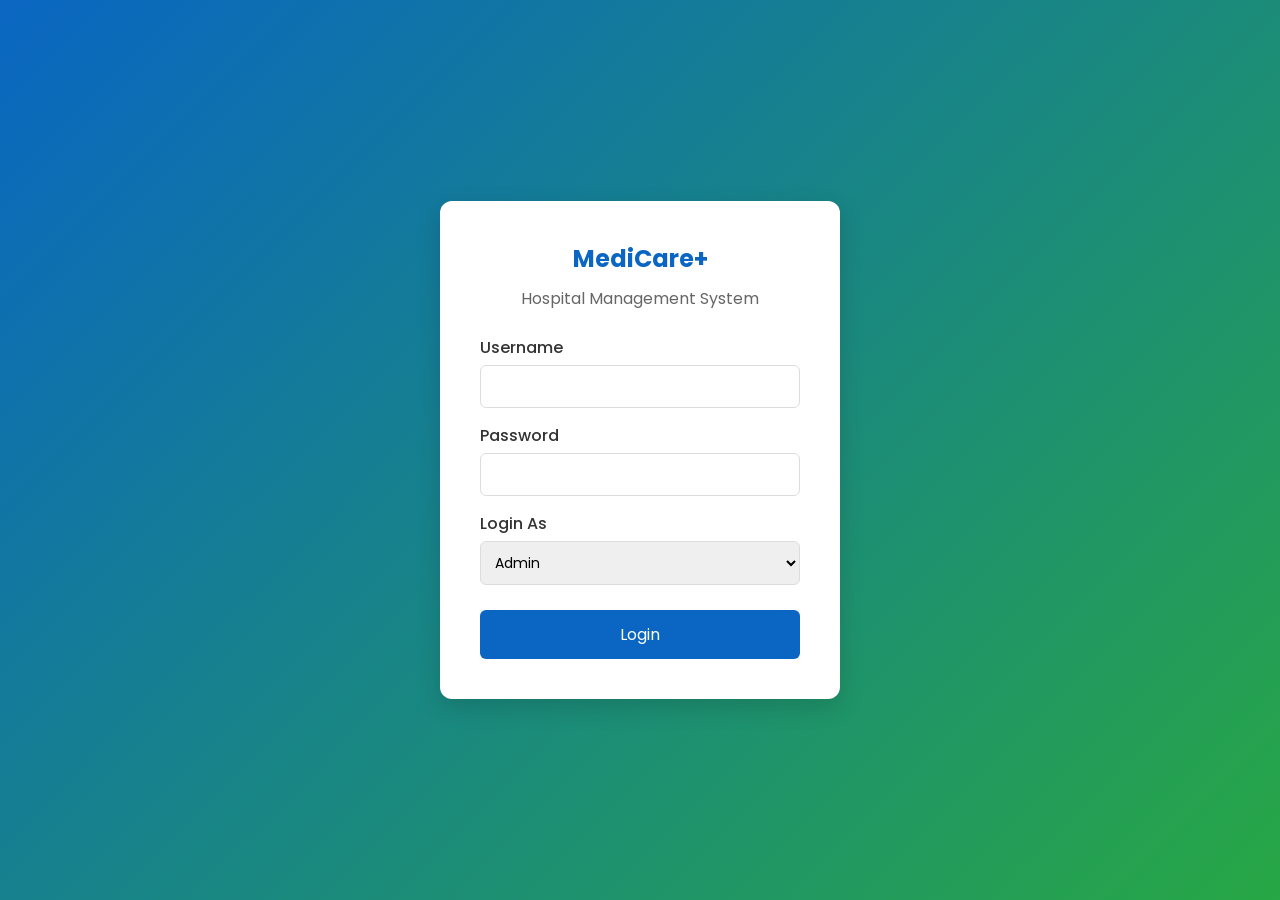
<file: MediCare/WebContent/index.html>
<!DOCTYPE html>
<html lang="en">
<head>
    <meta charset="UTF-8">
    <meta name="viewport" content="width=device-width, initial-scale=1.0">
    <title>Login - MediCare+</title>
    <link rel="stylesheet" href="css/style.css">
</head>
<body>
    <div class="login-container">
        <div class="login-card">
            <h2>MediCare+</h2>
            <p>Hospital Management System</p>
            
            <form action="LoginServlet" method="POST">
                <div class="form-group">
                    <label for="username">Username</label>
                    <input type="text" id="username" name="username" class="form-control" required>
                </div>
                
                <div class="form-group">
                    <label for="password">Password</label>
                    <input type="password" id="password" name="password" class="form-control" required>
                </div>
                
                <div class="form-group">
                    <label for="role">Login As</label>
                    <select id="role" name="role" class="form-control" required>
                        <option value="Admin">Admin</option>
                        <option value="Doctor">Doctor</option>
                        <option value="Receptionist">Receptionist</option>
                        <option value="Patient">Patient</option>
                    </select>
                </div>
                
                <button type="submit" class="btn-primary">Login</button>
            </form>
        </div>
    </div>
</body>
</html>
</file>
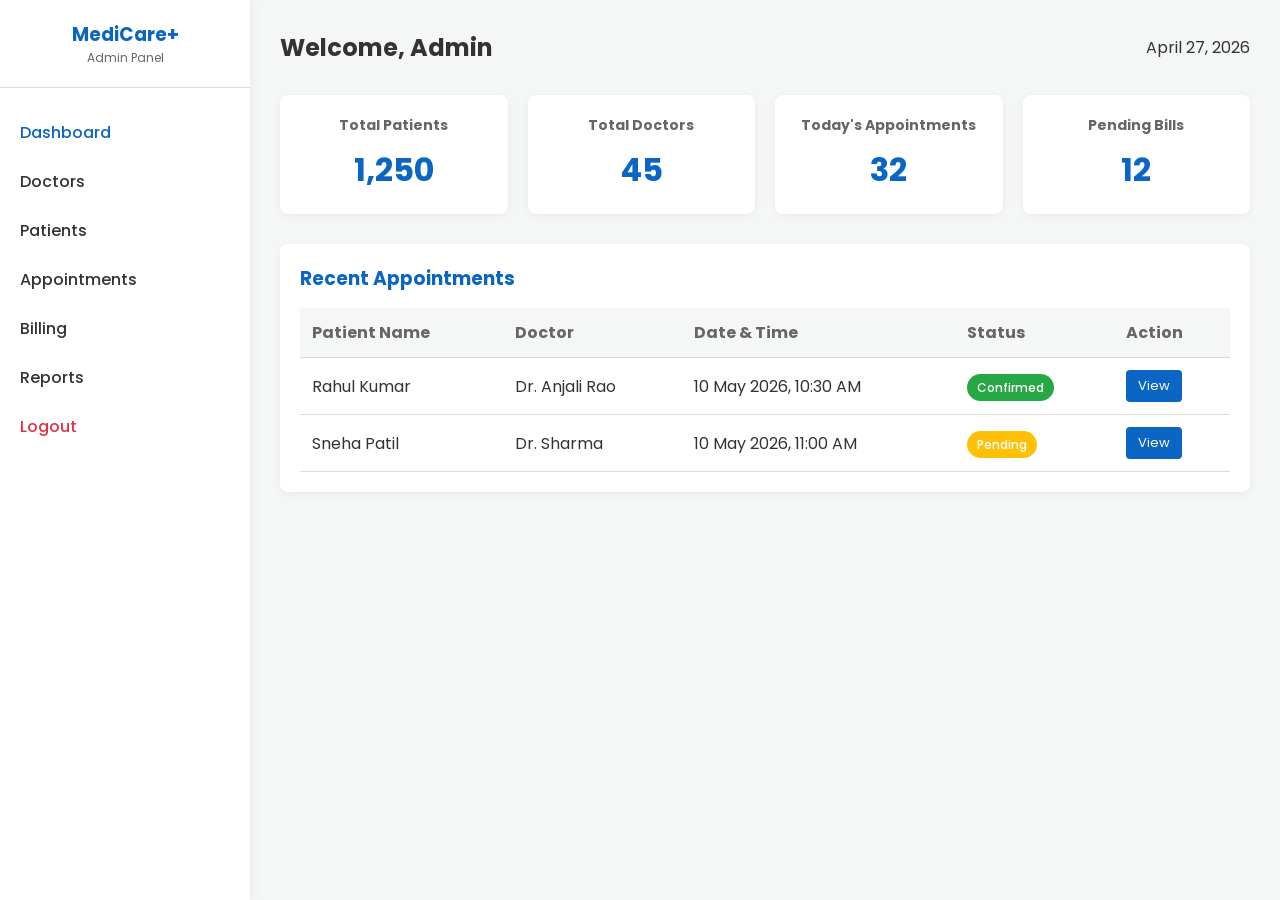
<file: MediCare/WebContent/admin-dashboard.html>
<!DOCTYPE html>
<html lang="en">
<head>
    <meta charset="UTF-8">
    <meta name="viewport" content="width=device-width, initial-scale=1.0">
    <title>Admin Dashboard - MediCare+</title>
    <link rel="stylesheet" href="css/style.css">
</head>
<body>
    <div class="wrapper">
        <!-- Sidebar -->
        <div class="sidebar">
            <div class="sidebar-header">
                <h3>MediCare+</h3>
                <p style="font-size: 12px; color: var(--text-light);">Admin Panel</p>
            </div>
            <ul class="sidebar-menu">
                <li><a href="admin-dashboard.html" class="active">Dashboard</a></li>
                <li><a href="doctor.html">Doctors</a></li>
                <li><a href="patient.html">Patients</a></li>
                <li><a href="appointment.html">Appointments</a></li>
                <li><a href="billing.html">Billing</a></li>
                <li><a href="reports.html">Reports</a></li>
                <li><a href="index.html" style="color: var(--danger);">Logout</a></li>
            </ul>
        </div>

        <!-- Main Content -->
        <div class="main-content">
            <div class="topbar">
                <h2>Welcome, Admin</h2>
                <div class="date-time" id="datetime">April 27, 2026</div>
            </div>

            <!-- Stats Cards -->
            <div class="cards-row">
                <div class="card-stat">
                    <h4>Total Patients</h4>
                    <h2>1,250</h2>
                </div>
                <div class="card-stat">
                    <h4>Total Doctors</h4>
                    <h2>45</h2>
                </div>
                <div class="card-stat">
                    <h4>Today's Appointments</h4>
                    <h2>32</h2>
                </div>
                <div class="card-stat">
                    <h4>Pending Bills</h4>
                    <h2>12</h2>
                </div>
            </div>

            <!-- Recent Appointments Table -->
            <div class="table-container">
                <h3 style="margin-bottom: 15px; color: var(--primary-blue);">Recent Appointments</h3>
                <table>
                    <thead>
                        <tr>
                            <th>Patient Name</th>
                            <th>Doctor</th>
                            <th>Date & Time</th>
                            <th>Status</th>
                            <th>Action</th>
                        </tr>
                    </thead>
                    <tbody>
                        <tr>
                            <td>Rahul Kumar</td>
                            <td>Dr. Anjali Rao</td>
                            <td>10 May 2026, 10:30 AM</td>
                            <td><span class="badge badge-confirmed">Confirmed</span></td>
                            <td><button class="btn-action btn-view">View</button></td>
                        </tr>
                        <tr>
                            <td>Sneha Patil</td>
                            <td>Dr. Sharma</td>
                            <td>10 May 2026, 11:00 AM</td>
                            <td><span class="badge badge-pending">Pending</span></td>
                            <td><button class="btn-action btn-view">View</button></td>
                        </tr>
                    </tbody>
                </table>
            </div>
        </div>
    </div>
</body>
</html>
</file>
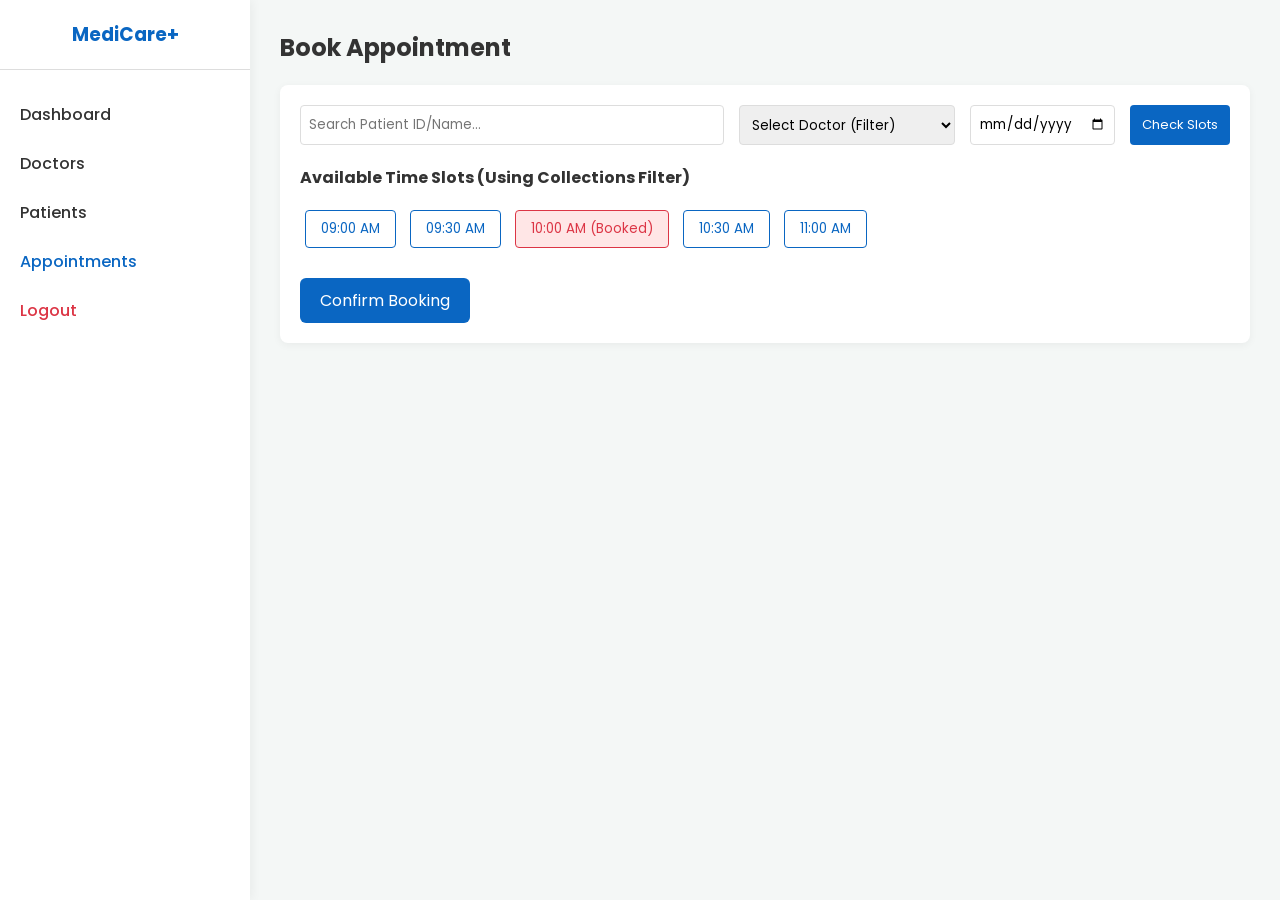
<file: MediCare/WebContent/appointment.html>
<!DOCTYPE html>
<html lang="en">
<head>
    <meta charset="UTF-8">
    <meta name="viewport" content="width=device-width, initial-scale=1.0">
    <title>Appointments - MediCare+</title>
    <link rel="stylesheet" href="css/style.css">
    <style>
        .filter-bar {
            display: flex;
            gap: 15px;
            margin-bottom: 20px;
        }
        .filter-bar input, .filter-bar select {
            padding: 8px;
            border: 1px solid var(--border-color);
            border-radius: 4px;
        }
        .slot-btn {
            padding: 8px 15px;
            margin: 5px;
            border: 1px solid var(--primary-blue);
            background: #fff;
            color: var(--primary-blue);
            border-radius: 4px;
            cursor: pointer;
        }
        .slot-btn:hover {
            background: var(--primary-blue);
            color: #fff;
        }
        .slot-booked {
            border-color: var(--danger);
            color: var(--danger);
            cursor: not-allowed;
            background: #ffe6e6;
        }
    </style>
</head>
<body>
    <div class="wrapper">
        <div class="sidebar">
            <div class="sidebar-header">
                <h3>MediCare+</h3>
            </div>
            <ul class="sidebar-menu">
                <li><a href="admin-dashboard.html">Dashboard</a></li>
                <li><a href="doctor.html">Doctors</a></li>
                <li><a href="patient.html">Patients</a></li>
                <li><a href="appointment.html" class="active">Appointments</a></li>
                <li><a href="index.html" style="color: var(--danger);">Logout</a></li>
            </ul>
        </div>

        <div class="main-content">
            <h2>Book Appointment</h2>
            
            <div class="table-container" style="margin-top: 20px;">
                <form action="AppointmentServlet" method="POST">
                    <div class="filter-bar">
                        <input type="text" placeholder="Search Patient ID/Name..." style="flex:1;">
                        <select>
                            <option>Select Doctor (Filter)</option>
                            <option>Dr. Anjali Rao (Cardiology)</option>
                            <option>Dr. Sharma (General)</option>
                        </select>
                        <input type="date">
                        <button type="button" class="btn-action btn-view">Check Slots</button>
                    </div>

                    <div>
                        <h4>Available Time Slots (Using Collections Filter)</h4>
                        <div style="margin: 15px 0;">
                            <button type="button" class="slot-btn">09:00 AM</button>
                            <button type="button" class="slot-btn">09:30 AM</button>
                            <button type="button" class="slot-btn slot-booked" disabled>10:00 AM (Booked)</button>
                            <button type="button" class="slot-btn">10:30 AM</button>
                            <button type="button" class="slot-btn">11:00 AM</button>
                        </div>
                    </div>
                    <button type="submit" class="btn-primary" style="width: auto; padding: 10px 20px;">Confirm Booking</button>
                </form>
            </div>
        </div>
    </div>
</body>
</html>
</file>
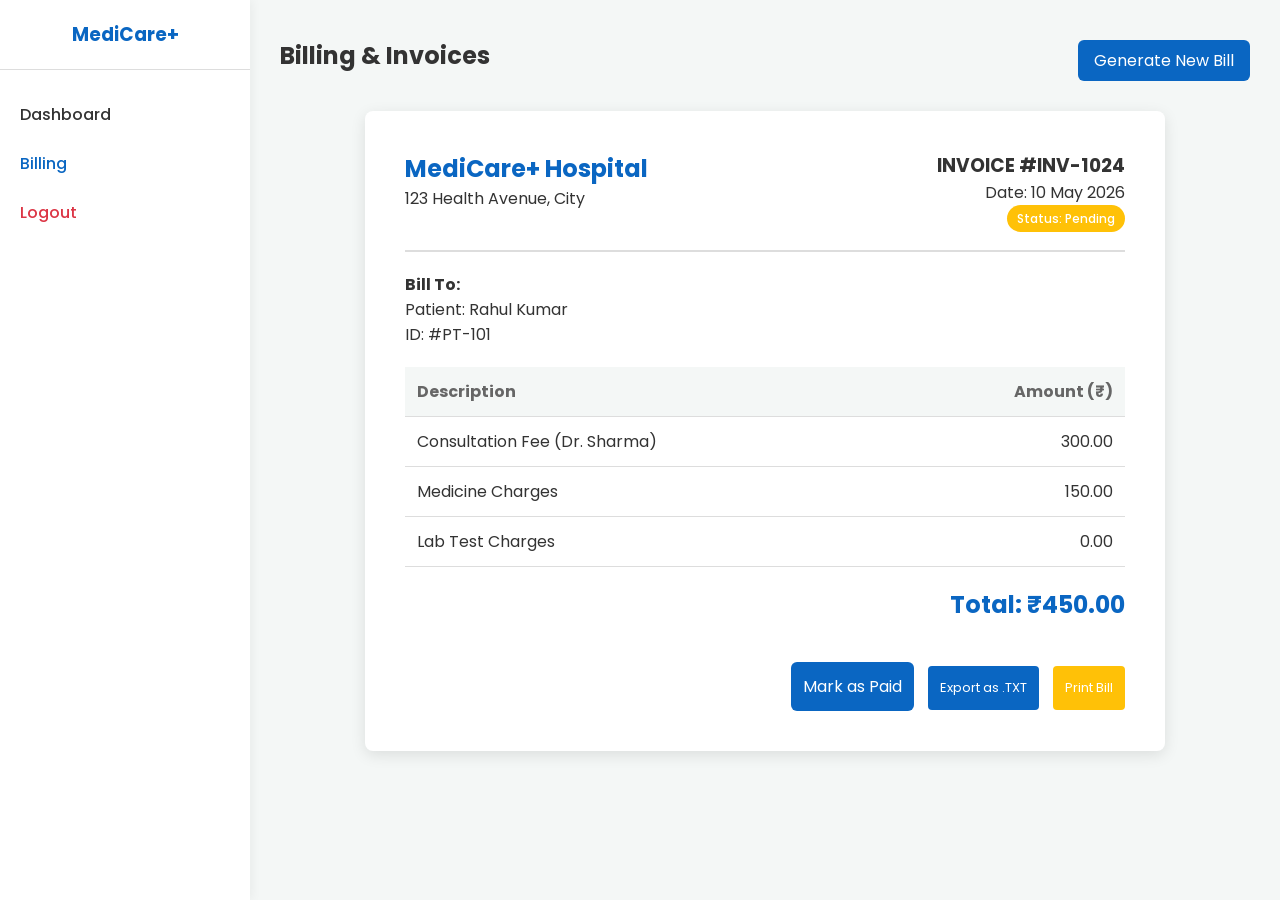
<file: MediCare/WebContent/billing.html>
<!DOCTYPE html>
<html lang="en">
<head>
    <meta charset="UTF-8">
    <meta name="viewport" content="width=device-width, initial-scale=1.0">
    <title>Billing - MediCare+</title>
    <link rel="stylesheet" href="css/style.css">
    <style>
        .invoice-box {
            background: #fff;
            padding: 40px;
            border-radius: 8px;
            box-shadow: 0 4px 15px rgba(0,0,0,0.1);
            max-width: 800px;
            margin: 20px auto;
        }
        .invoice-header { display: flex; justify-content: space-between; border-bottom: 2px solid var(--border-color); padding-bottom: 20px; margin-bottom: 20px; }
        .invoice-total { font-size: 24px; color: var(--primary-blue); font-weight: bold; text-align: right; margin-top: 20px; }
    </style>
</head>
<body>
    <div class="wrapper">
        <div class="sidebar">
            <div class="sidebar-header">
                <h3>MediCare+</h3>
            </div>
            <ul class="sidebar-menu">
                <li><a href="admin-dashboard.html">Dashboard</a></li>
                <li><a href="billing.html" class="active">Billing</a></li>
                <li><a href="index.html" style="color: var(--danger);">Logout</a></li>
            </ul>
        </div>

        <div class="main-content">
            <div class="topbar">
                <h2>Billing & Invoices</h2>
                <button class="btn-primary" style="width:auto; padding:8px 16px;">Generate New Bill</button>
            </div>

            <div class="invoice-box">
                <div class="invoice-header">
                    <div>
                        <h2 style="color: var(--primary-blue);">MediCare+ Hospital</h2>
                        <p>123 Health Avenue, City</p>
                    </div>
                    <div style="text-align: right;">
                        <h3>INVOICE #INV-1024</h3>
                        <p>Date: 10 May 2026</p>
                        <span class="badge badge-pending">Status: Pending</span>
                    </div>
                </div>
                
                <div style="margin-bottom: 20px;">
                    <strong>Bill To:</strong><br>
                    Patient: Rahul Kumar<br>
                    ID: #PT-101
                </div>

                <table>
                    <thead>
                        <tr>
                            <th>Description</th>
                            <th style="text-align: right;">Amount (₹)</th>
                        </tr>
                    </thead>
                    <tbody>
                        <tr>
                            <td>Consultation Fee (Dr. Sharma)</td>
                            <td style="text-align: right;">300.00</td>
                        </tr>
                        <tr>
                            <td>Medicine Charges</td>
                            <td style="text-align: right;">150.00</td>
                        </tr>
                        <tr>
                            <td>Lab Test Charges</td>
                            <td style="text-align: right;">0.00</td>
                        </tr>
                    </tbody>
                </table>
                <div class="invoice-total">
                    Total: ₹450.00
                </div>
                <div style="margin-top: 30px; text-align: right;">
                    <button class="btn-primary" style="width: auto;">Mark as Paid</button>
                    <button class="btn-action btn-view" style="padding: 12px; margin-left: 10px;">Export as .TXT</button>
                    <button class="btn-action btn-edit" style="padding: 12px; margin-left: 10px;" onclick="window.print()">Print Bill</button>
                </div>
            </div>
        </div>
    </div>
</body>
</html>
</file>
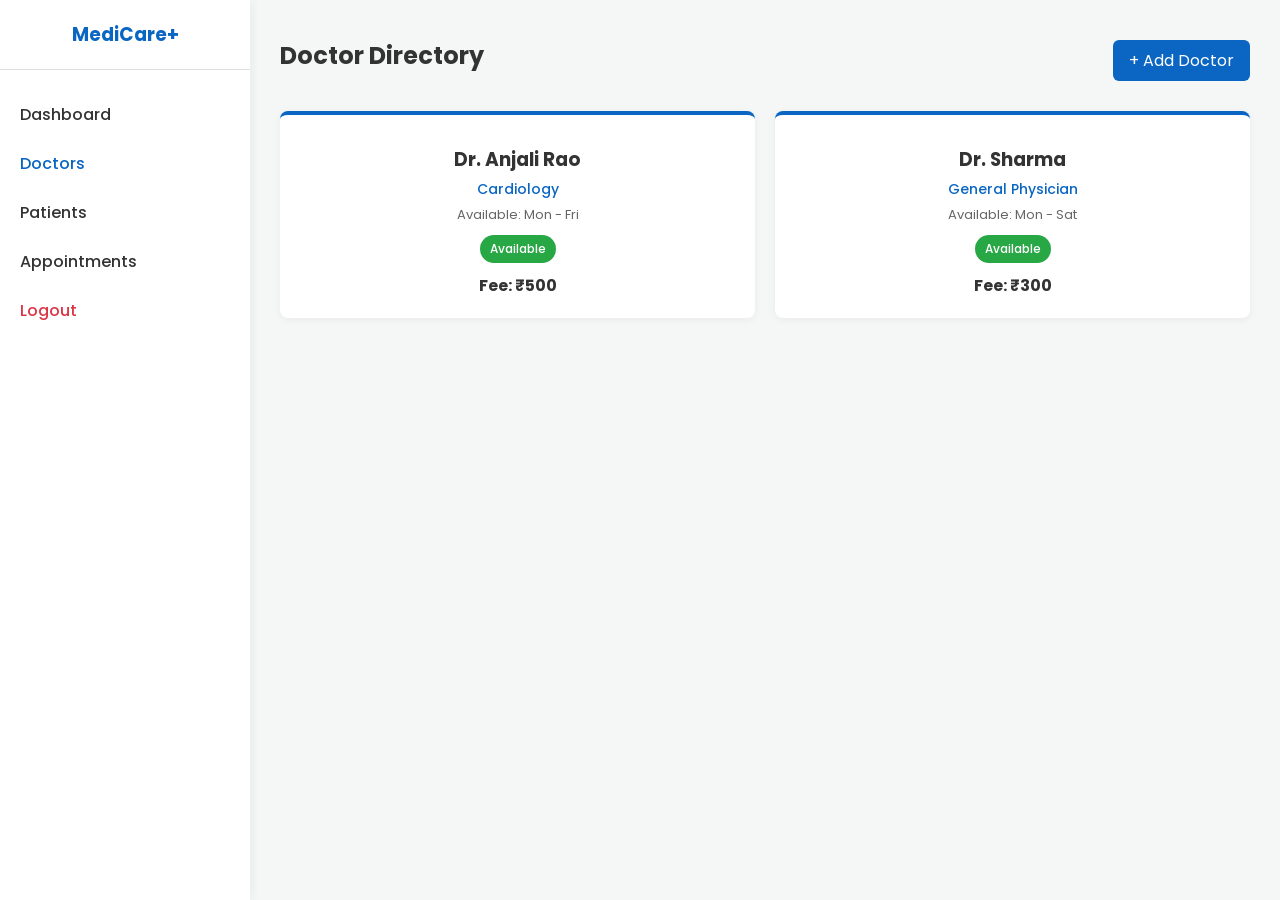
<file: MediCare/WebContent/doctor.html>
<!DOCTYPE html>
<html lang="en">
<head>
    <meta charset="UTF-8">
    <meta name="viewport" content="width=device-width, initial-scale=1.0">
    <title>Doctors - MediCare+</title>
    <link rel="stylesheet" href="css/style.css">
    <style>
        .doctor-card {
            background: #fff;
            padding: 20px;
            border-radius: 8px;
            box-shadow: 0 2px 8px rgba(0,0,0,0.05);
            text-align: center;
            border-top: 4px solid var(--primary-blue);
        }
        .doctor-card h3 { color: var(--text-dark); margin: 10px 0 5px; }
        .doc-specialty { color: var(--primary-blue); font-weight: 500; font-size: 14px; }
        .doc-fee { margin-top: 10px; font-weight: bold; }
    </style>
</head>
<body>
    <div class="wrapper">
        <div class="sidebar">
            <div class="sidebar-header">
                <h3>MediCare+</h3>
            </div>
            <ul class="sidebar-menu">
                <li><a href="admin-dashboard.html">Dashboard</a></li>
                <li><a href="doctor.html" class="active">Doctors</a></li>
                <li><a href="patient.html">Patients</a></li>
                <li><a href="appointment.html">Appointments</a></li>
                <li><a href="index.html" style="color: var(--danger);">Logout</a></li>
            </ul>
        </div>

        <div class="main-content">
            <div class="topbar">
                <h2>Doctor Directory</h2>
                <button class="btn-primary" style="width:auto; padding:8px 16px;">+ Add Doctor</button>
            </div>
            
            <div class="cards-row">
                <div class="doctor-card">
                    <h3>Dr. Anjali Rao</h3>
                    <div class="doc-specialty">Cardiology</div>
                    <p style="font-size: 13px; color: var(--text-light); margin-top: 5px;">Available: Mon - Fri</p>
                    <div class="badge badge-confirmed" style="margin-top:10px; display:inline-block;">Available</div>
                    <div class="doc-fee">Fee: ₹500</div>
                </div>
                <div class="doctor-card">
                    <h3>Dr. Sharma</h3>
                    <div class="doc-specialty">General Physician</div>
                    <p style="font-size: 13px; color: var(--text-light); margin-top: 5px;">Available: Mon - Sat</p>
                    <div class="badge badge-confirmed" style="margin-top:10px; display:inline-block;">Available</div>
                    <div class="doc-fee">Fee: ₹300</div>
                </div>
            </div>
        </div>
    </div>
</body>
</html>
</file>
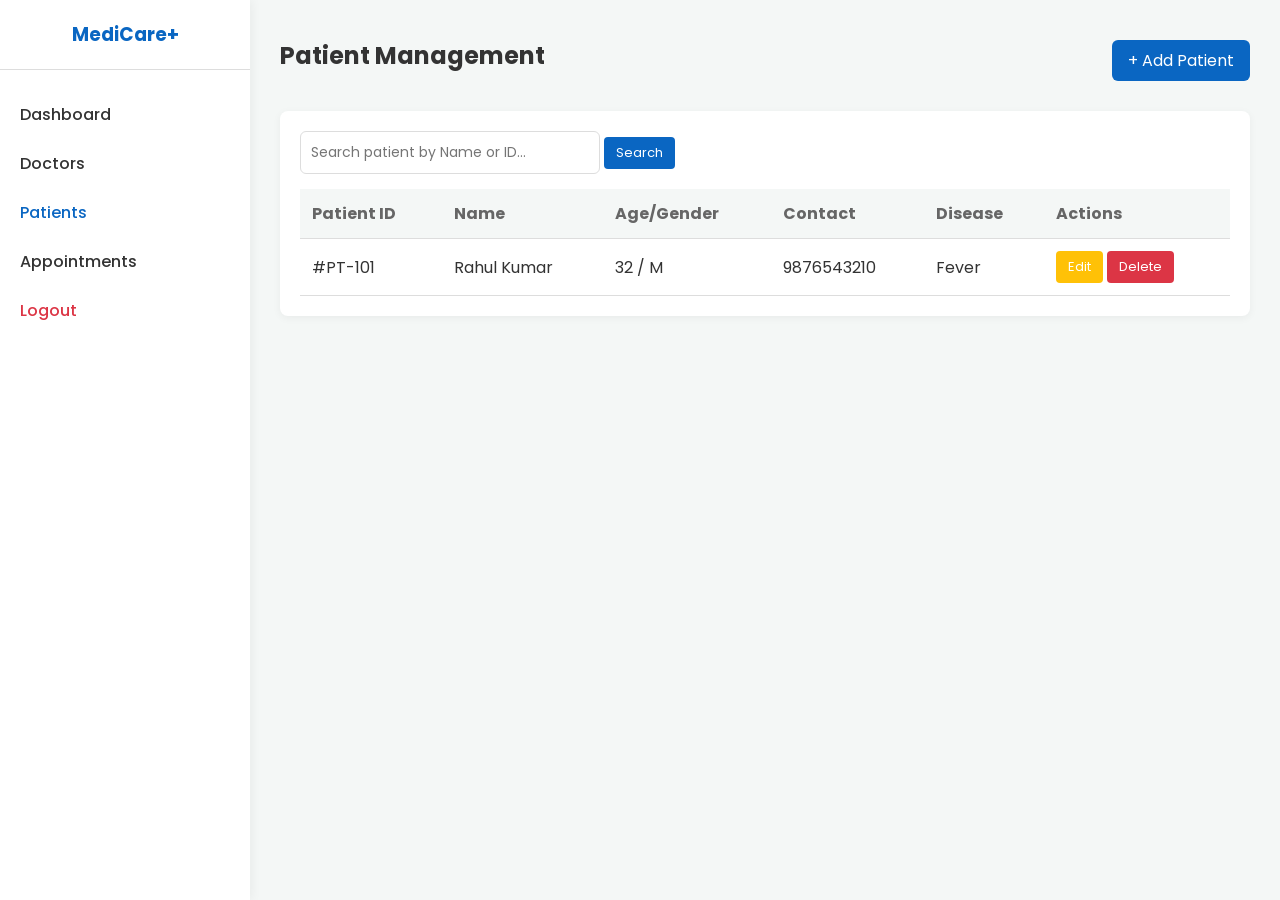
<file: MediCare/WebContent/patient.html>
<!DOCTYPE html>
<html lang="en">
<head>
    <meta charset="UTF-8">
    <meta name="viewport" content="width=device-width, initial-scale=1.0">
    <title>Patients - MediCare+</title>
    <link rel="stylesheet" href="css/style.css">
</head>
<body>
    <div class="wrapper">
        <div class="sidebar">
            <div class="sidebar-header">
                <h3>MediCare+</h3>
            </div>
            <ul class="sidebar-menu">
                <li><a href="admin-dashboard.html">Dashboard</a></li>
                <li><a href="doctor.html">Doctors</a></li>
                <li><a href="patient.html" class="active">Patients</a></li>
                <li><a href="appointment.html">Appointments</a></li>
                <li><a href="index.html" style="color: var(--danger);">Logout</a></li>
            </ul>
        </div>

        <div class="main-content">
            <div class="topbar">
                <h2>Patient Management</h2>
                <button class="btn-primary" style="width:auto; padding:8px 16px;">+ Add Patient</button>
            </div>
            
            <div class="table-container">
                <div style="margin-bottom: 15px;">
                    <input type="text" placeholder="Search patient by Name or ID..." class="form-control" style="max-width: 300px; display: inline-block;">
                    <button class="btn-action btn-view">Search</button>
                </div>
                <table>
                    <thead>
                        <tr>
                            <th>Patient ID</th>
                            <th>Name</th>
                            <th>Age/Gender</th>
                            <th>Contact</th>
                            <th>Disease</th>
                            <th>Actions</th>
                        </tr>
                    </thead>
                    <tbody>
                        <tr>
                            <td>#PT-101</td>
                            <td>Rahul Kumar</td>
                            <td>32 / M</td>
                            <td>9876543210</td>
                            <td>Fever</td>
                            <td>
                                <button class="btn-action btn-edit">Edit</button>
                                <button class="btn-action btn-delete">Delete</button>
                            </td>
                        </tr>
                    </tbody>
                </table>
            </div>
        </div>
    </div>
</body>
</html>
</file>
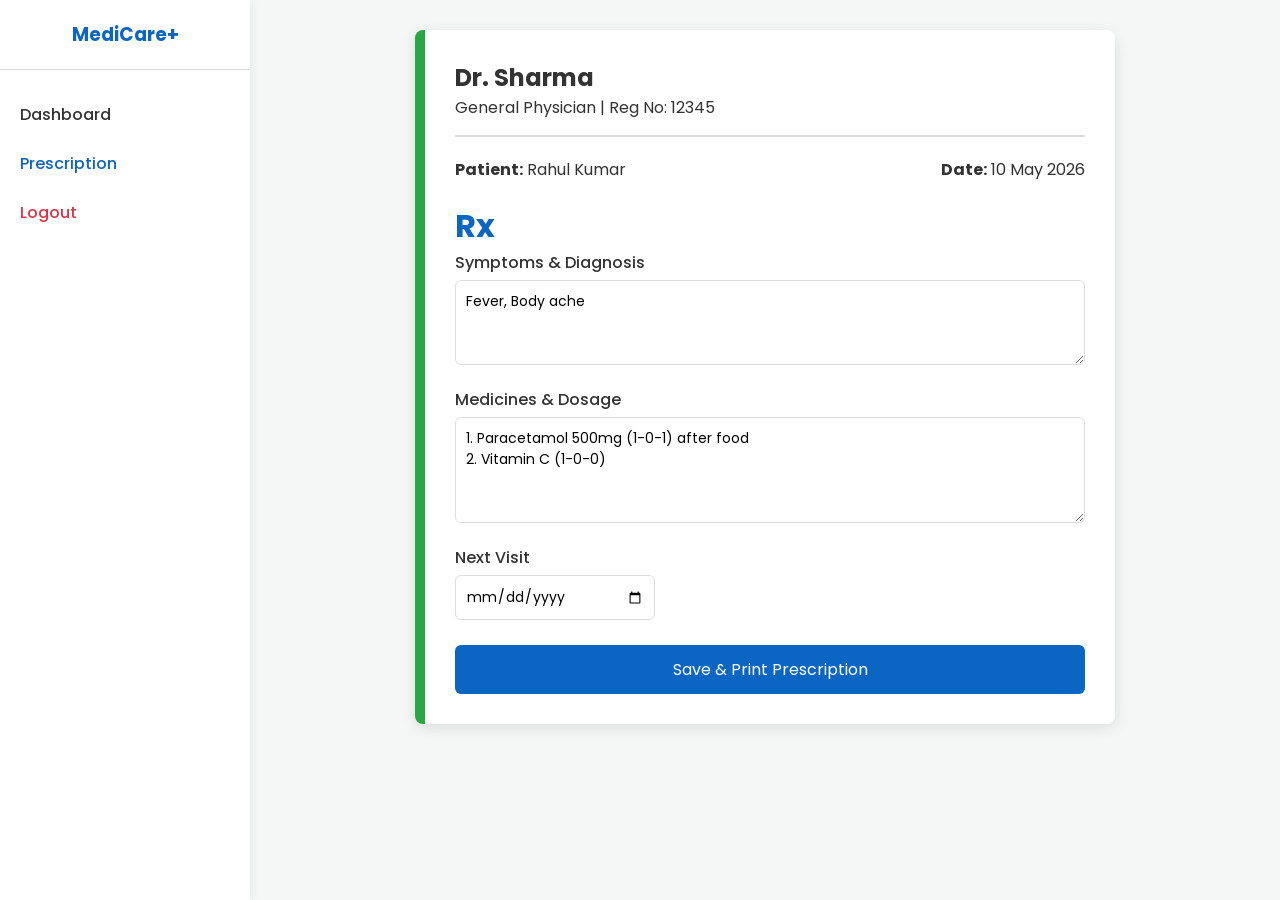
<file: MediCare/WebContent/prescription.html>
<!DOCTYPE html>
<html lang="en">
<head>
    <meta charset="UTF-8">
    <meta name="viewport" content="width=device-width, initial-scale=1.0">
    <title>Prescription - MediCare+</title>
    <link rel="stylesheet" href="css/style.css">
    <style>
        .prescription-pad {
            background: #fff;
            padding: 30px;
            border-radius: 8px;
            box-shadow: 0 4px 15px rgba(0,0,0,0.1);
            max-width: 700px;
            margin: 0 auto;
            border-left: 10px solid var(--primary-green);
        }
        .pad-header { border-bottom: 2px solid var(--border-color); padding-bottom: 15px; margin-bottom: 20px; }
        .rx-symbol { font-size: 32px; font-weight: bold; color: var(--primary-blue); }
    </style>
</head>
<body>
    <div class="wrapper">
        <div class="sidebar">
            <div class="sidebar-header">
                <h3>MediCare+</h3>
            </div>
            <ul class="sidebar-menu">
                <li><a href="doctor.html">Dashboard</a></li>
                <li><a href="prescription.html" class="active">Prescription</a></li>
                <li><a href="index.html" style="color: var(--danger);">Logout</a></li>
            </ul>
        </div>

        <div class="main-content">
            <div class="prescription-pad">
                <div class="pad-header">
                    <h2>Dr. Sharma</h2>
                    <p>General Physician | Reg No: 12345</p>
                </div>
                <div style="display:flex; justify-content: space-between; margin-bottom: 20px;">
                    <div><strong>Patient:</strong> Rahul Kumar</div>
                    <div><strong>Date:</strong> 10 May 2026</div>
                </div>
                <div class="rx-symbol">Rx</div>
                <form action="PrescriptionServlet" method="POST">
                    <div class="form-group">
                        <label>Symptoms & Diagnosis</label>
                        <textarea class="form-control" rows="3">Fever, Body ache</textarea>
                    </div>
                    <div class="form-group">
                        <label>Medicines & Dosage</label>
                        <textarea class="form-control" rows="4">1. Paracetamol 500mg (1-0-1) after food
2. Vitamin C (1-0-0)</textarea>
                    </div>
                    <div class="form-group">
                        <label>Next Visit</label>
                        <input type="date" class="form-control" style="width: 200px;">
                    </div>
                    <button type="submit" class="btn-primary">Save & Print Prescription</button>
                </form>
            </div>
        </div>
    </div>
</body>
</html>
</file>
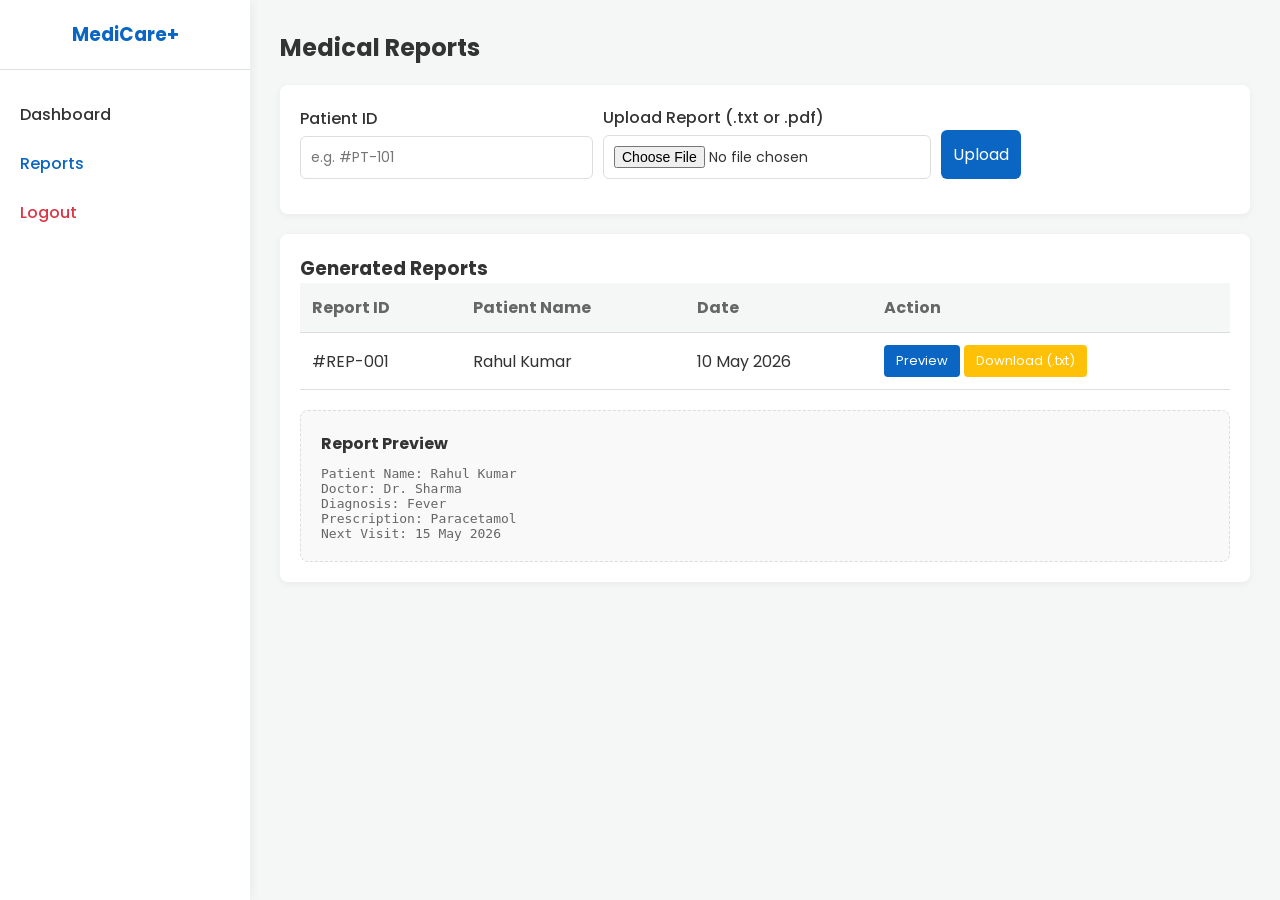
<file: MediCare/WebContent/reports.html>
<!DOCTYPE html>
<html lang="en">
<head>
    <meta charset="UTF-8">
    <meta name="viewport" content="width=device-width, initial-scale=1.0">
    <title>Reports - MediCare+</title>
    <link rel="stylesheet" href="css/style.css">
    <style>
        .report-box {
            background: #f9f9f9;
            padding: 20px;
            border: 1px dashed var(--border-color);
            margin-top: 20px;
            border-radius: 8px;
        }
    </style>
</head>
<body>
    <div class="wrapper">
        <div class="sidebar">
            <div class="sidebar-header">
                <h3>MediCare+</h3>
            </div>
            <ul class="sidebar-menu">
                <li><a href="admin-dashboard.html">Dashboard</a></li>
                <li><a href="reports.html" class="active">Reports</a></li>
                <li><a href="index.html" style="color: var(--danger);">Logout</a></li>
            </ul>
        </div>

        <div class="main-content">
            <h2>Medical Reports</h2>
            
            <div class="table-container" style="margin-top:20px;">
                <form action="UploadReportServlet" method="POST" enctype="multipart/form-data">
                    <div class="form-group" style="display: flex; gap: 10px; align-items: flex-end;">
                        <div>
                            <label>Patient ID</label>
                            <input type="text" class="form-control" placeholder="e.g. #PT-101">
                        </div>
                        <div>
                            <label>Upload Report (.txt or .pdf)</label>
                            <input type="file" class="form-control">
                        </div>
                        <button type="submit" class="btn-primary" style="width: auto; margin-top: 0;">Upload</button>
                    </div>
                </form>
            </div>

            <div class="table-container" style="margin-top:20px;">
                <h3>Generated Reports</h3>
                <table>
                    <thead>
                        <tr>
                            <th>Report ID</th>
                            <th>Patient Name</th>
                            <th>Date</th>
                            <th>Action</th>
                        </tr>
                    </thead>
                    <tbody>
                        <tr>
                            <td>#REP-001</td>
                            <td>Rahul Kumar</td>
                            <td>10 May 2026</td>
                            <td>
                                <button class="btn-action btn-view">Preview</button>
                                <button class="btn-action btn-edit">Download (.txt)</button>
                            </td>
                        </tr>
                    </tbody>
                </table>
                <div class="report-box">
                    <h4>Report Preview</h4>
                    <p style="font-family: monospace; white-space: pre-wrap; margin-top: 10px; color: var(--text-light);">Patient Name: Rahul Kumar
Doctor: Dr. Sharma
Diagnosis: Fever
Prescription: Paracetamol
Next Visit: 15 May 2026</p>
                </div>
            </div>
        </div>
    </div>
</body>
</html>
</file>
<file: MediCare/WebContent/css/style.css>
@import url('https://fonts.googleapis.com/css2?family=Poppins:wght@300;400;500;600;700&display=swap');

:root {
    --primary-blue: #0A66C2;
    --primary-green: #28a745;
    --bg-light: #f4f7f6;
    --white: #ffffff;
    --text-dark: #333333;
    --text-light: #666666;
    --border-color: #dddddd;
    --danger: #dc3545;
    --warning: #ffc107;
}

* {
    margin: 0;
    padding: 0;
    box-sizing: border-box;
    font-family: 'Poppins', sans-serif;
}

body {
    background-color: var(--bg-light);
    color: var(--text-dark);
}

/* Login Page Styling */
.login-container {
    height: 100vh;
    display: flex;
    justify-content: center;
    align-items: center;
    background: linear-gradient(135deg, var(--primary-blue), var(--primary-green));
}

.login-card {
    background: var(--white);
    padding: 40px;
    border-radius: 12px;
    box-shadow: 0 8px 24px rgba(0,0,0,0.15);
    width: 100%;
    max-width: 400px;
    text-align: center;
}

.login-card h2 {
    color: var(--primary-blue);
    margin-bottom: 10px;
}

.login-card p {
    color: var(--text-light);
    margin-bottom: 24px;
}

.form-group {
    margin-bottom: 15px;
    text-align: left;
}

.form-group label {
    display: block;
    margin-bottom: 5px;
    font-weight: 500;
}

.form-control {
    width: 100%;
    padding: 10px;
    border: 1px solid var(--border-color);
    border-radius: 6px;
    font-size: 14px;
}

.btn-primary {
    width: 100%;
    padding: 12px;
    background-color: var(--primary-blue);
    color: var(--white);
    border: none;
    border-radius: 6px;
    font-size: 16px;
    cursor: pointer;
    transition: background-color 0.3s;
    margin-top: 10px;
}

.btn-primary:hover {
    background-color: #084c91;
}

/* Dashboard Layout */
.wrapper {
    display: flex;
    min-height: 100vh;
}

.sidebar {
    width: 250px;
    background-color: var(--white);
    box-shadow: 2px 0 10px rgba(0,0,0,0.05);
    padding: 20px 0;
}

.sidebar-header {
    text-align: center;
    padding-bottom: 20px;
    border-bottom: 1px solid var(--border-color);
    margin-bottom: 20px;
}

.sidebar-header h3 {
    color: var(--primary-blue);
}

.sidebar-menu {
    list-style: none;
}

.sidebar-menu li {
    padding: 12px 20px;
}

.sidebar-menu a {
    text-decoration: none;
    color: var(--text-dark);
    font-weight: 500;
    display: block;
    transition: color 0.3s;
}

.sidebar-menu a:hover, .sidebar-menu a.active {
    color: var(--primary-blue);
}

.main-content {
    flex: 1;
    padding: 30px;
}

.topbar {
    display: flex;
    justify-content: space-between;
    align-items: center;
    margin-bottom: 30px;
}

/* Cards */
.cards-row {
    display: grid;
    grid-template-columns: repeat(auto-fit, minmax(200px, 1fr));
    gap: 20px;
    margin-bottom: 30px;
}

.card-stat {
    background: var(--white);
    padding: 20px;
    border-radius: 8px;
    box-shadow: 0 2px 8px rgba(0,0,0,0.05);
    text-align: center;
}

.card-stat h4 {
    color: var(--text-light);
    font-size: 14px;
    margin-bottom: 10px;
}

.card-stat h2 {
    color: var(--primary-blue);
    font-size: 32px;
}

/* Tables */
.table-container {
    background: var(--white);
    padding: 20px;
    border-radius: 8px;
    box-shadow: 0 2px 8px rgba(0,0,0,0.05);
}

table {
    width: 100%;
    border-collapse: collapse;
}

table th, table td {
    padding: 12px;
    text-align: left;
    border-bottom: 1px solid var(--border-color);
}

table th {
    background-color: var(--bg-light);
    color: var(--text-light);
}

.badge {
    padding: 5px 10px;
    border-radius: 20px;
    font-size: 12px;
    font-weight: 500;
}

.badge-pending { background-color: var(--warning); color: #fff; }
.badge-confirmed { background-color: var(--primary-green); color: #fff; }
.badge-cancelled { background-color: var(--danger); color: #fff; }
.badge-completed { background-color: var(--primary-blue); color: #fff; }

.btn-action {
    padding: 6px 12px;
    border: none;
    border-radius: 4px;
    cursor: pointer;
    font-size: 13px;
    color: #fff;
}
.btn-edit { background-color: var(--warning); }
.btn-delete { background-color: var(--danger); }
.btn-view { background-color: var(--primary-blue); }
</file>
